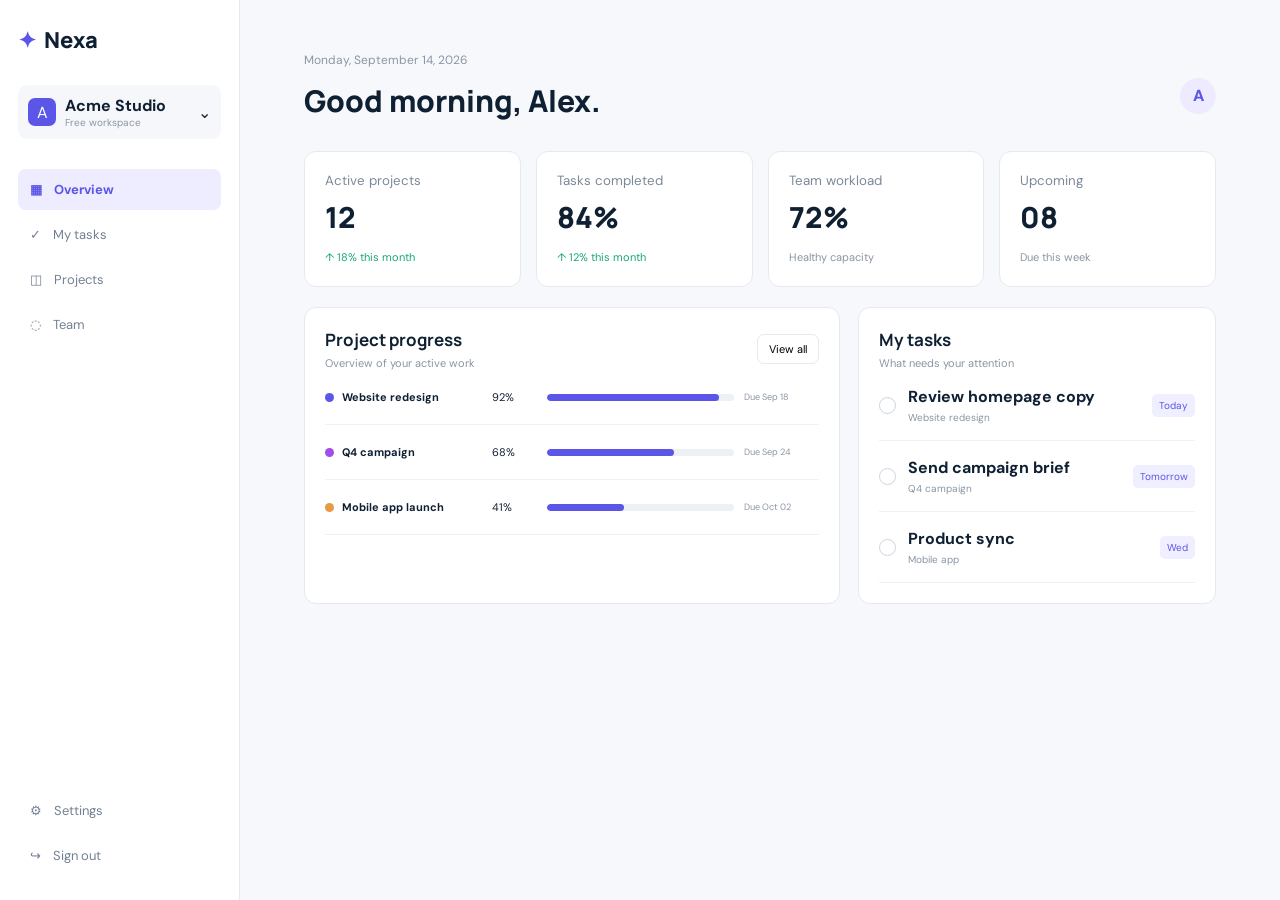
<file: saas/dashboard.html>
<!DOCTYPE html>
<html lang="en">

<head>

    <meta charset="UTF-8">

    <meta
        name="viewport"
        content="width=device-width, initial-scale=1.0"
    >

    <title>Dashboard — Nexa</title>

    <link rel="stylesheet" href="css/style.css">

</head>


<body class="dashboard-body">


    <!-- SIDEBAR -->

    <aside class="sidebar">

        <a href="index.html" class="logo">

            <span>✦</span>

            Nexa

        </a>


        <div class="workspace">

            <span class="workspace-icon">
                A
            </span>

            <div>

                <b>
                    Acme Studio
                </b>

                <small>
                    Free workspace
                </small>

            </div>

            <span>
                ⌄
            </span>

        </div>


        <nav class="side-nav">

            <a href="#" class="side-active">

                <span>
                    ▦
                </span>

                Overview

            </a>


            <a href="#">

                <span>
                    ✓
                </span>

                My tasks

            </a>


            <a href="#">

                <span>
                    ◫
                </span>

                Projects

            </a>


            <a href="#">

                <span>
                    ◌
                </span>

                Team

            </a>

        </nav>


        <div class="sidebar-bottom">

            <a href="#">

                <span>
                    ⚙
                </span>

                Settings

            </a>


            <a href="index.html">

                <span>
                    ↪
                </span>

                Sign out

            </a>

        </div>

    </aside>



    <!-- DASHBOARD -->

    <main class="dashboard-main">


        <header class="dash-header">

            <div>

                <p class="muted">
                    Monday, September 14, 2026
                </p>

                <h1>
                    Good morning, Alex.
                </h1>

            </div>


            <div class="dash-user">

                <div class="avatar">
                    A
                </div>

            </div>

        </header>



        <!-- STAT CARDS -->

        <section class="dashboard-stats">


            <div>

                <small>
                    Active projects
                </small>

                <strong>
                    12
                </strong>

                <span class="positive">
                    ↑ 18% this month
                </span>

            </div>


            <div>

                <small>
                    Tasks completed
                </small>

                <strong>
                    84%
                </strong>

                <span class="positive">
                    ↑ 12% this month
                </span>

            </div>


            <div>

                <small>
                    Team workload
                </small>

                <strong>
                    72%
                </strong>

                <span>
                    Healthy capacity
                </span>

            </div>


            <div>

                <small>
                    Upcoming
                </small>

                <strong>
                    08
                </strong>

                <span>
                    Due this week
                </span>

            </div>

        </section>



        <!-- CONTENT -->

        <section class="dash-content">


            <!-- PROJECT PROGRESS -->

            <div class="panel">

                <div class="panel-head">

                    <div>

                        <h2>
                            Project progress
                        </h2>

                        <p>
                            Overview of your active work
                        </p>

                    </div>

                    <button class="small-btn">
                        View all
                    </button>

                </div>


                <div class="project-line">

                    <div class="project-title">

                        <span class="project-dot"></span>

                        <b>
                            Website redesign
                        </b>

                    </div>

                    <span>
                        92%
                    </span>

                    <div class="progress">

                        <i style="width:92%"></i>

                    </div>

                    <small>
                        Due Sep 18
                    </small>

                </div>


                <div class="project-line">

                    <div class="project-title">

                        <span class="project-dot purple"></span>

                        <b>
                            Q4 campaign
                        </b>

                    </div>

                    <span>
                        68%
                    </span>

                    <div class="progress">

                        <i style="width:68%"></i>

                    </div>

                    <small>
                        Due Sep 24
                    </small>

                </div>


                <div class="project-line">

                    <div class="project-title">

                        <span class="project-dot orange"></span>

                        <b>
                            Mobile app launch
                        </b>

                    </div>

                    <span>
                        41%
                    </span>

                    <div class="progress">

                        <i style="width:41%"></i>

                    </div>

                    <small>
                        Due Oct 02
                    </small>

                </div>

            </div>



            <!-- TASKS -->

            <div class="panel">

                <div class="panel-head">

                    <div>

                        <h2>
                            My tasks
                        </h2>

                        <p>
                            What needs your attention
                        </p>

                    </div>

                </div>


                <div class="dash-task">

                    <span class="circle"></span>

                    <div>

                        <b>
                            Review homepage copy
                        </b>

                        <small>
                            Website redesign
                        </small>

                    </div>

                    <span class="tag">
                        Today
                    </span>

                </div>


                <div class="dash-task">

                    <span class="circle"></span>

                    <div>

                        <b>
                            Send campaign brief
                        </b>

                        <small>
                            Q4 campaign
                        </small>

                    </div>

                    <span class="tag">
                        Tomorrow
                    </span>

                </div>


                <div class="dash-task">

                    <span class="circle"></span>

                    <div>

                        <b>
                            Product sync
                        </b>

                        <small>
                            Mobile app
                        </small>

                    </div>

                    <span class="tag">
                        Wed
                    </span>

                </div>

            </div>

        </section>

    </main>


</body>

</html>
</file>
<file: saas/css/style.css>
@import url('https://fonts.googleapis.com/css2?family=DM+Sans:wght@400;500;600;700&family=Manrope:wght@500;600;700;800&display=swap');


:root {

    --ink: #102033;
    --muted: #68778a;

    --line: #e4eaf0;

    --bg: #f7f9fc;

    --white: #ffffff;

    --accent: #5b55e8;
    --accent-dark: #4943d4;

    --dark: #101b2d;

    --green: #18a673;

}


* {

    box-sizing: border-box;

}


html {

    scroll-behavior: smooth;

}


body {

    margin: 0;

    font-family: "DM Sans", sans-serif;

    color: var(--ink);

    background: #ffffff;

}


a {

    text-decoration: none;

    color: inherit;

}


button,
input {

    font: inherit;

}


/* =========================
   ANNOUNCEMENT
========================= */

.announcement {

    text-align: center;

    background: var(--dark);

    color: #dbe4ef;

    padding: 9px;

    font-size: 13px;

}


/* =========================
   NAVBAR
========================= */

.navbar {

    height: 76px;

    display: flex;

    align-items: center;

    justify-content: space-between;

    padding: 0 6%;

    border-bottom: 1px solid var(--line);

    background: #ffffff;

    position: sticky;

    top: 0;

    z-index: 100;

}


.logo {

    font: 800 22px Manrope;

    color: var(--ink);

    display: flex;

    align-items: center;

    gap: 8px;

}


.logo span {

    color: var(--accent);

}


.main-nav {

    display: flex;

    gap: 32px;

    margin-left: 70px;

}


.main-nav a {

    color: #657388;

    font-weight: 500;

    font-size: 14px;

}


.main-nav a:hover,
.main-nav a.active {

    color: var(--ink);

}


.nav-actions {

    display: flex;

    align-items: center;

    gap: 22px;

}


.login-link {

    font-size: 14px;

    font-weight: 600;

}


.menu-btn {

    display: none;

    background: none;

    border: 0;

    font-size: 24px;

    cursor: pointer;

}


/* =========================
   BUTTONS
========================= */

.btn {

    display: inline-flex;

    align-items: center;

    justify-content: center;

    gap: 8px;

    border: 1px solid transparent;

    border-radius: 9px;

    padding: 11px 18px;

    font-weight: 700;

    font-size: 14px;

    cursor: pointer;

    transition: 0.2s ease;

}


.btn-primary {

    background: var(--accent);

    color: #ffffff;

    box-shadow: 0 8px 20px rgba(91, 85, 232, 0.18);

}


.btn-primary:hover {

    background: var(--accent-dark);

    transform: translateY(-1px);

}


.btn-large {

    padding: 14px 22px;

}


.btn-ghost {

    background: #ffffff;

    border-color: var(--line);

}


.btn-outline {

    border-color: #ccd5df;

    background: #ffffff;

}


.btn-light {

    background: #ffffff;

    color: var(--ink);

}


/* =========================
   HERO
========================= */

.hero {

    background: linear-gradient(
        135deg,
        #f8f9ff,
        #f5f7fb
    );

    padding: 100px 7% 85px;

    display: grid;

    grid-template-columns: 1fr 1fr;

    gap: 70px;

    align-items: center;

    min-height: 650px;

}


.eyebrow {

    text-transform: uppercase;

    letter-spacing: 1.7px;

    font-size: 11px;

    font-weight: 800;

    color: var(--accent);

    margin-bottom: 17px;

}


.dot {

    display: inline-block;

    width: 7px;

    height: 7px;

    background: var(--accent);

    border-radius: 50%;

    margin-right: 7px;

}


.hero h1,
.page-hero h1 {

    font: 800 clamp(44px, 6vw, 72px) / 1.02 Manrope;

    letter-spacing: -3px;

    margin: 0 0 24px;

}


.hero h1 span,
.page-hero h1 span {

    color: var(--accent);

}


.hero-copy > p,
.page-hero > p {

    font-size: 18px;

    line-height: 1.65;

    color: var(--muted);

    max-width: 590px;

}


.hero-actions {

    display: flex;

    gap: 12px;

    margin-top: 30px;

}


.microcopy {

    font-size: 12px !important;

    margin-top: 15px !important;

    color: #8995a4 !important;

}


/* =========================
   DASHBOARD PREVIEW
========================= */

.hero-visual {

    position: relative;

}


.dashboard-card {

    background: #ffffff;

    border: 1px solid #e1e7ef;

    border-radius: 18px;

    padding: 24px;

    box-shadow:
        0 25px 70px rgba(31, 43, 68, 0.12);

    max-width: 520px;

    margin: auto;

    transform: rotate(1deg);

}


.dash-top {

    display: flex;

    justify-content: space-between;

    align-items: center;

}


.dash-top small {

    display: block;

    color: #8a96a5;

    margin-top: 4px;

}


.avatar {

    width: 36px;

    height: 36px;

    border-radius: 50%;

    display: grid;

    place-items: center;

    background: #eeeaff;

    color: var(--accent);

    font-weight: 800;

}


/* =========================
   METRICS
========================= */

.metric-row {

    display: grid;

    grid-template-columns: 1fr 1fr;

    gap: 12px;

    margin: 22px 0;

}


.metric {

    background: #f7f8fb;

    border-radius: 11px;

    padding: 16px;

}


.metric small {

    color: #7c8998;

}


.metric strong {

    font: 700 30px Manrope;

    display: block;

    margin: 5px 0;

}


.positive {

    color: var(--green) !important;

    font-size: 12px;

}


/* =========================
   CHART
========================= */

.chart {

    border: 1px solid #edf0f4;

    border-radius: 12px;

    padding: 16px;

}


.chart-label {

    display: flex;

    justify-content: space-between;

    font-size: 12px;

    font-weight: 700;

}


.chart-label small {

    color: #8a96a5;

}


.bars {

    height: 110px;

    display: flex;

    align-items: end;

    gap: 12px;

    padding-top: 20px;

}


.bars i {

    flex: 1;

    background: linear-gradient(
        #716bf0,
        #b3b0ff
    );

    border-radius: 5px 5px 2px 2px;

}


/* =========================
   TASK
========================= */

.task {

    display: flex;

    align-items: center;

    gap: 10px;

    padding: 13px 2px;

    border-bottom: 1px solid #eef1f5;

    font-size: 13px;

}


.check {

    width: 20px;

    height: 20px;

    border-radius: 50%;

    display: grid;

    place-items: center;

    background: #e5f8f0;

    color: #129263;

    font-size: 11px;

}


.task b {

    margin-left: auto;

    color: #129263;

    font-size: 11px;

}


/* =========================
   TRUSTED
========================= */

.trusted {

    padding: 45px 7%;

    text-align: center;

    border-bottom: 1px solid var(--line);

}


.trusted p {

    font-size: 12px;

    color: #8b96a4;

    text-transform: uppercase;

    letter-spacing: 1.5px;

}


.trusted > div {

    display: flex;

    justify-content: space-around;

    color: #6d7887;

    font: 700 20px Manrope;

    margin-top: 25px;

}


/* =========================
   SECTIONS
========================= */

.section {

    padding: 100px 7%;

}


.section-heading {

    text-align: center;

    max-width: 650px;

    margin: 0 auto 50px;

}


.section-heading h2,
.cta h2 {

    font: 800 44px / 1.1 Manrope;

    letter-spacing: -2px;

    margin: 0 0 15px;

}


.section-heading p {

    color: var(--muted);

    line-height: 1.6;

}


/* =========================
   FEATURE CARDS
========================= */

.feature-grid {

    display: grid;

    grid-template-columns: repeat(3, 1fr);

    gap: 20px;

}


.feature-card {

    padding: 32px;

    border: 1px solid var(--line);

    border-radius: 15px;

    background: #ffffff;

}


.feature-card.featured {

    background: #f5f4ff;

    border-color: #dcd9ff;

}


.icon,
.show-icon {

    width: 44px;

    height: 44px;

    border-radius: 10px;

    background: #eeecff;

    color: var(--accent);

    display: grid;

    place-items: center;

    font-weight: 800;

    margin-bottom: 25px;

}


.feature-card h3 {

    font: 700 20px Manrope;

}


.feature-card p {

    color: var(--muted);

    line-height: 1.6;

    font-size: 14px;

}


.feature-card a {

    color: var(--accent);

    font-size: 13px;

    font-weight: 700;

}


/* =========================
   CTA
========================= */

.cta {

    margin: 0 7% 80px;

    border-radius: 22px;

    background: var(--dark);

    color: #ffffff;

    padding: 55px 6%;

    display: flex;

    align-items: center;

    justify-content: space-between;

}


.cta .eyebrow {

    color: #a9a4ff;

}


.cta h2 {

    margin: 0;

}


/* =========================
   PAGE HERO
========================= */

.page-hero {

    padding: 95px 7% 70px;

    text-align: center;

    background: #f7f8fc;

}


.page-hero > p {

    margin: 0 auto;

    max-width: 650px;

}


.page-hero h1 {

    font-size: 60px;

}


/* =========================
   FEATURES PAGE
========================= */

.feature-showcase {

    padding: 30px 12% 100px;

}


.feature-showcase article {

    display: grid;

    grid-template-columns: 110px 1fr;

    gap: 35px;

    padding: 60px 0;

    border-bottom: 1px solid var(--line);

    max-width: 900px;

    margin: auto;

}


.feature-showcase h2 {

    font: 700 30px Manrope;

    margin: 0 0 12px;

}


.feature-showcase p,
.feature-showcase li {

    color: var(--muted);

    line-height: 1.7;

}


/* =========================
   PRICING
========================= */

.pricing-grid {

    padding: 20px 7% 100px;

    display: grid;

    grid-template-columns: repeat(3, 1fr);

    gap: 20px;

    max-width: 1200px;

    margin: auto;

}


.price-card {

    border: 1px solid var(--line);

    border-radius: 16px;

    padding: 32px;

    position: relative;

}


.price-card.popular {

    border: 2px solid var(--accent);

    box-shadow:
        0 20px 50px rgba(91, 85, 232, 0.1);

}


.popular-tag {

    position: absolute;

    right: 20px;

    top: 20px;

    font-size: 9px;

    font-weight: 800;

    color: var(--accent);

}


.price-card h3 {

    font: 700 21px Manrope;

}


.price-card p {

    color: var(--muted);

    min-height: 42px;

}


.price {

    font: 800 37px Manrope;

    margin: 25px 0;

}


.price small {

    font: 500 13px "DM Sans";

    color: #8894a2;

}


.price-card .btn {

    width: 100%;

}


.price-card ul {

    list-style: none;

    padding: 12px 0 0;

}


.price-card li {

    padding: 9px 0;

    color: #536174;

    font-size: 14px;

}


.price-card li::before {

    content: "✓";

    color: var(--green);

    font-weight: 800;

    margin-right: 9px;

}


/* =========================
   ABOUT
========================= */

.about-grid {

    display: grid;

    grid-template-columns: 1fr 1fr;

    gap: 90px;

    padding: 100px 14%;

    align-items: start;

}


.about-grid h2 {

    font: 800 42px Manrope;

    letter-spacing: -2px;

}


.about-grid p {

    color: var(--muted);

    line-height: 1.8;

}


/* =========================
   STATS
========================= */

.stats {

    display: grid;

    grid-template-columns: repeat(3, 1fr);

    padding: 60px 10%;

    background: #f7f8fc;

    text-align: center;

}


.stats strong {

    display: block;

    font: 800 45px Manrope;

}


.stats span {

    color: var(--muted);

    font-size: 14px;

}


/* =========================
   FOOTER
========================= */

.footer {

    background: #f7f8fb;

    border-top: 1px solid var(--line);

    padding: 60px 7% 25px;

}


.footer-main {

    display: grid;

    grid-template-columns: 2fr 1fr 1fr 1fr;

    gap: 40px;

}


.footer-main p {

    color: #8995a4;

    font-size: 13px;

}


.footer-main h4 {

    font-size: 13px;

}


.footer-main > div > a:not(.logo) {

    display: block;

    color: #778394;

    font-size: 13px;

    margin: 13px 0;

}


.footer-bottom {

    border-top: 1px solid #e2e7ed;

    margin-top: 45px;

    padding-top: 20px;

    color: #9aa4b1;

    font-size: 11px;

    display: flex;

    justify-content: space-between;

}


/* =========================
   LOGIN
========================= */

.auth-body {

    min-height: 100vh;

    background: #f7f8fc;

    display: grid;

    place-items: center;

    padding: 40px;

}


.auth-logo {

    position: fixed;

    top: 30px;

    left: 5%;

}


.auth-card {

    width: min(440px, 100%);

    background: #ffffff;

    border: 1px solid var(--line);

    border-radius: 18px;

    padding: 38px;

    box-shadow:
        0 20px 60px rgba(30, 40, 60, 0.08);

}


.auth-heading {

    text-align: center;

}


.auth-heading h1 {

    font: 800 30px Manrope;

    margin: 0 0 8px;

}


.auth-heading p,
.demo-note {

    color: var(--muted);

    font-size: 13px;

}


.google-btn {

    width: 100%;

    height: 48px;

    border: 1px solid #d5dce5;

    border-radius: 8px;

    background: #ffffff;

    font-weight: 600;

    display: flex;

    align-items: center;

    justify-content: center;

    gap: 10px;

    cursor: pointer;

    margin: 25px 0;

}


.google-g {

    font-weight: 800;

    font-size: 18px;

    color: #4285f4;

}


.divider {

    display: flex;

    align-items: center;

    gap: 10px;

    color: #a0a9b5;

    font-size: 11px;

    text-transform: uppercase;

    margin: 22px 0;

}


.divider::before,
.divider::after {

    content: "";

    height: 1px;

    background: #e7ebf0;

    flex: 1;

}


form label {

    display: block;

    font-size: 12px;

    font-weight: 700;

    margin: 16px 0;

}


input[type="email"],
input[type="password"] {

    display: block;

    width: 100%;

    margin-top: 7px;

    padding: 13px;

    border: 1px solid #d8dfe8;

    border-radius: 8px;

    outline: none;

}


input:focus {

    border-color: var(--accent);

}


.form-row {

    display: flex;

    justify-content: space-between;

    align-items: center;

    font-size: 12px;

}


.form-row a {

    color: var(--accent);

}


.check-label {

    font-weight: 500 !important;

    margin: 0 !important;

}


.check-label input {

    margin-right: 5px;

}


.btn-full {

    width: 100%;

    margin-top: 18px;

}


.auth-switch {

    text-align: center;

    font-size: 13px;

    color: var(--muted);

    margin-top: 22px;

}


.auth-switch a {

    color: var(--accent);

    font-weight: 700;

}


.demo-note {

    text-align: center;

    font-size: 10px;

    margin-top: 25px;

}


/* =========================
   DASHBOARD
========================= */

.dashboard-body {

    background: #f7f8fc;

    display: flex;

}


/* SIDEBAR */

.sidebar {

    width: 240px;

    background: #ffffff;

    border-right: 1px solid var(--line);

    height: 100vh;

    padding: 25px 18px;

    position: fixed;

}


.workspace {

    display: flex;

    align-items: center;

    gap: 9px;

    background: #f6f7fa;

    padding: 10px;

    border-radius: 9px;

    margin: 30px 0;

}


.workspace small {

    display: block;

    color: #8a96a5;

    font-size: 10px;

}


.workspace > span:last-child {

    margin-left: auto;

}


.workspace-icon {

    background: var(--accent);

    color: #ffffff;

    width: 28px;

    height: 28px;

    display: grid;

    place-items: center;

    border-radius: 7px;

}


.side-nav a,
.sidebar-bottom a {

    display: flex;

    gap: 12px;

    padding: 12px;

    border-radius: 8px;

    color: #738093;

    font-size: 13px;

    margin: 4px 0;

}


.side-nav .side-active {

    background: #eeecff;

    color: var(--accent);

    font-weight: 700;

}


.sidebar-bottom {

    position: absolute;

    bottom: 20px;

    left: 18px;

    right: 18px;

}


/* DASHBOARD MAIN */

.dashboard-main {

    margin-left: 240px;

    width: calc(100% - 240px);

    padding: 40px 5%;

}


.dash-header {

    display: flex;

    justify-content: space-between;

    align-items: center;

}


.dash-header h1 {

    font: 800 30px Manrope;

    margin: 5px 0 30px;

}


.muted {

    color: #8a96a5;

    font-size: 12px;

}


/* DASHBOARD STATS */

.dashboard-stats {

    display: grid;

    grid-template-columns: repeat(4, 1fr);

    gap: 15px;

}


.dashboard-stats > div {

    background: #ffffff;

    border: 1px solid var(--line);

    border-radius: 12px;

    padding: 20px;

}


.dashboard-stats small {

    color: #7c8998;

    display: block;

}


.dashboard-stats strong {

    display: block;

    font: 800 29px Manrope;

    margin: 8px 0;

}


.dashboard-stats span {

    font-size: 11px;

    color: #8995a4;

}


/* DASH CONTENT */

.dash-content {

    display: grid;

    grid-template-columns: 1.5fr 1fr;

    gap: 18px;

    margin-top: 20px;

}


.panel {

    background: #ffffff;

    border: 1px solid var(--line);

    border-radius: 12px;

    padding: 20px;

}


.panel-head {

    display: flex;

    justify-content: space-between;

    align-items: center;

}


.panel h2 {

    font: 700 17px Manrope;

    margin: 0;

}


.panel-head p {

    margin: 5px 0 0;

    color: #8995a4;

    font-size: 11px;

}


.small-btn {

    background: #ffffff;

    border: 1px solid var(--line);

    border-radius: 7px;

    padding: 7px 11px;

    font-size: 11px;

}


/* PROJECT */

.project-line {

    display: grid;

    grid-template-columns: 1fr 45px 1.2fr 75px;

    gap: 10px;

    align-items: center;

    padding: 20px 0;

    border-bottom: 1px solid #eef1f5;

    font-size: 11px;

}


.project-title {

    display: flex;

    align-items: center;

    gap: 8px;

}


.project-dot {

    width: 9px;

    height: 9px;

    border-radius: 50%;

    background: #5b55e8;

}


.project-dot.purple {

    background: #a24ee8;

}


.project-dot.orange {

    background: #e89945;

}


.progress {

    height: 7px;

    background: #edf0f4;

    border-radius: 99px;

    overflow: hidden;

}


.progress i {

    display: block;

    height: 100%;

    background: var(--accent);

    border-radius: 99px;

}


.project-line small {

    color: #8c97a4;

}


/* TASKS */

.dash-task {

    display: flex;

    align-items: center;

    gap: 12px;

    padding: 16px 0;

    border-bottom: 1px solid #eef1f5;

}


.circle {

    width: 17px;

    height: 17px;

    border: 1px solid #cbd4df;

    border-radius: 50%;

}


.dash-task div {

    flex: 1;

}


.dash-task b,
.dash-task small {

    display: block;

}


.dash-task small {

    font-size: 10px;

    color: #8995a4;

    margin-top: 4px;

}


.tag {

    font-size: 10px;

    background: #f0efff;

    color: var(--accent);

    padding: 5px 7px;

    border-radius: 5px;

}


/* =========================
   MOBILE
========================= */

@media (max-width: 800px) {


    .navbar {

        padding: 0 5%;

    }


    .main-nav,
    .nav-actions {

        display: none;

    }


    .menu-btn {

        display: block;

    }


    .hero {

        grid-template-columns: 1fr;

        padding: 70px 6%;

    }


    .hero-visual {

        order: -1;

    }


    .feature-grid,
    .pricing-grid,
    .stats,
    .dashboard-stats {

        grid-template-columns: 1fr;

    }


    .feature-showcase article,
    .about-grid {

        grid-template-columns: 1fr;

        gap: 10px;

        padding: 45px 7%;

    }


    .page-hero h1 {

        font-size: 43px;

        letter-spacing: -2px;

    }


    .cta {

        flex-direction: column;

        align-items: flex-start;

        gap: 30px;

    }


    .footer-main {

        grid-template-columns: 1fr 1fr;

    }


    .footer-bottom {

        gap: 10px;

        flex-direction: column;

    }


    .sidebar {

        display: none;

    }


    .dashboard-main {

        margin-left: 0;

        width: 100%;

        padding: 25px 5%;

    }


    .dash-content {

        grid-template-columns: 1fr;

    }


    .project-line {

        grid-template-columns: 1fr 45px 1fr;

    }


    .project-line small {

        display: none;

    }


    .trusted > div {

        flex-wrap: wrap;

        gap: 20px;

    }


    .auth-logo {

        position: static;

        margin-bottom: 20px;

    }


    .auth-body {

        display: block;

        padding: 30px 18px;

    }


    .auth-card {

        margin: auto;

    }

}
</file>
